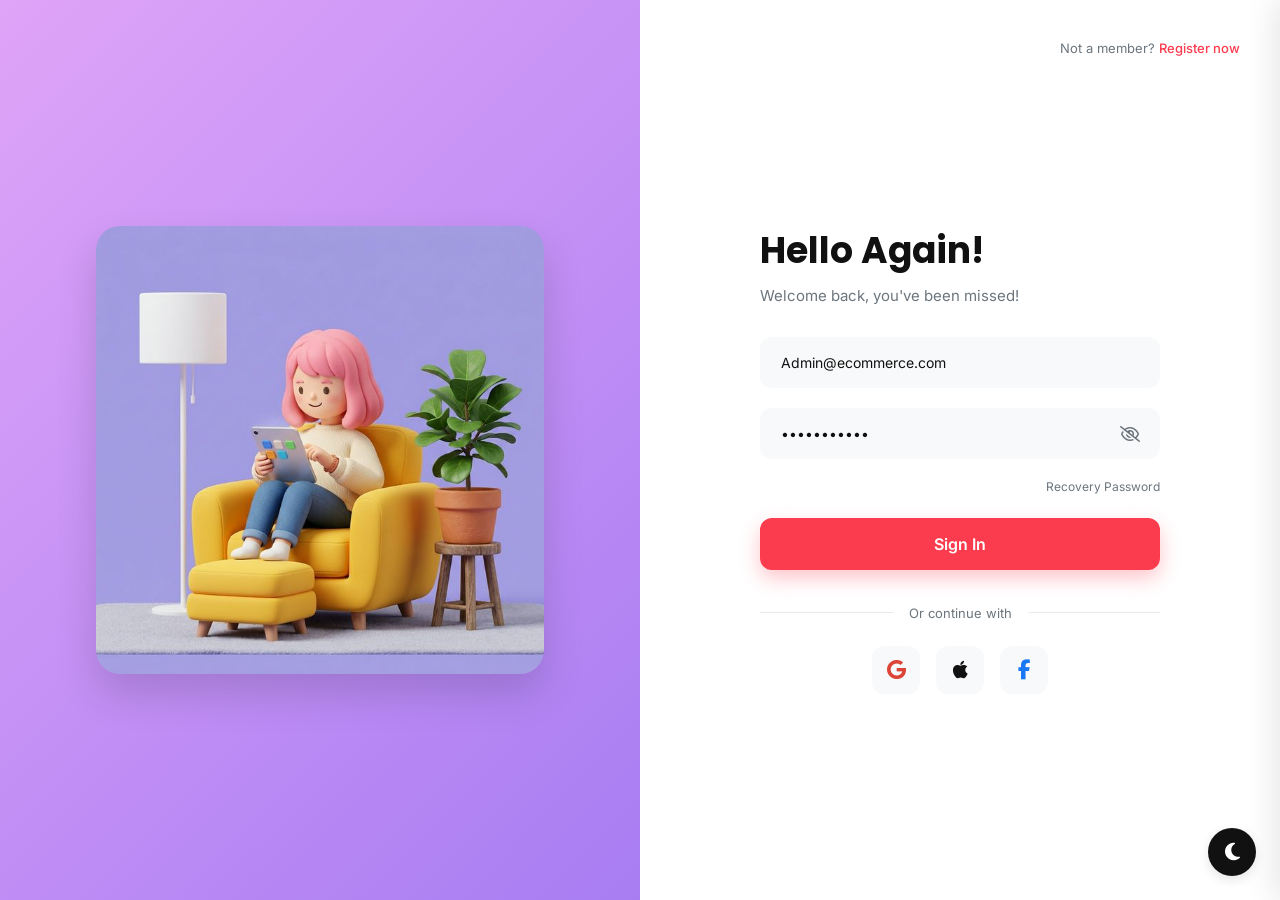
<file: login.html>
<!DOCTYPE html>
<html lang="en">

<head>
    <meta charset="UTF-8" />
    <meta name="viewport" content="width=device-width, initial-scale=1.0" />
    <title>Login - ShopSmart</title>
    <link rel="stylesheet" href="style.css" />
    <link rel="stylesheet" href="https://cdnjs.cloudflare.com/ajax/libs/font-awesome/6.4.0/css/all.min.css" />
</head>

<body>
    <div class="login-split">
        <!-- Left Illustration Side -->
        <div class="login-left">
            <img src="assets/login_bg.png" alt="3D Illustration" />
        </div>

        <!-- Right Form Side -->
        <div class="login-right">
            <div class="login-header">
                <span>Not a member? </span>
                <a href="#">Register now</a>
            </div>

            <div class="login-form-wrapper">
                <h1 class="poppins">Hello Again!</h1>
                <p>Welcome back, you've been missed!</p>

                <form action="index.html">
                    <div class="input-group">
                        <input type="email" placeholder="Admin@ecommerce.com" value="Admin@ecommerce.com" required />
                    </div>
                    <div class="input-group" style="position: relative;">
                        <input type="password" placeholder="Password" value="password123" required />
                        <i class="fa-regular fa-eye-slash"
                            style="position: absolute; right: 20px; top: 18px; color: var(--text-muted); cursor: pointer;"></i>
                    </div>

                    <a href="#" class="recovery-link">Recovery Password</a>

                    <button type="submit" class="login-btn">Sign In</button>

                    <div class="divider">
                        <span>Or continue with</span>
                    </div>

                    <div class="social-login">
                        <button type="button" class="social-btn"><i class="fa-brands fa-google"
                                style="color:#DB4437;"></i></button>
                        <button type="button" class="social-btn"><i class="fa-brands fa-apple"></i></button>
                        <button type="button" class="social-btn"><i class="fa-brands fa-facebook-f"
                                style="color:#1877F2;"></i></button>
                    </div>
                </form>
            </div>

            <!-- Theme Toggle -->
            <button class="theme-toggle-fixed" id="themeToggleBtn">
                <i class="fa-solid fa-moon"></i>
            </button>
        </div>
    </div>

    <script src="script.js"></script>
</body>

</html>
</file>
<file: style.css>
@import url('https://fonts.googleapis.com/css2?family=Poppins:wght@400;500;600;700&display=swap');
@import url('https://fonts.googleapis.com/css2?family=Inter:wght@400;500;600;700&display=swap');

:root {
    --primary-color: #fb3b4e;
    --bg-color: #ffffff;
    --bg-secondary: #f8f9fa;
    --text-main: #111111;
    --text-muted: #6c757d;
    --border-color: #eaeaea;
    --card-radius: 16px;
    --btn-radius: 8px;
    --transition: all 0.3s ease;
}

[data-theme="dark"] {
    --bg-color: #121212;
    --bg-secondary: #1e1e1e;
    --text-main: #ffffff;
    --text-muted: #a0a0a0;
    --border-color: #333333;
}

* {
    margin: 0;
    padding: 0;
    box-sizing: border-box;
}

html {
    overflow-x: hidden;
}

body {
    font-family: 'Inter', sans-serif;
    background-color: var(--bg-color);
    color: var(--text-main);
    transition: var(--transition);
    -webkit-font-smoothing: antialiased;
    overflow-x: hidden;
}

h1,
h2,
h3,
h4,
.poppins {
    font-family: 'Poppins', sans-serif;
    color: var(--text-main);
}

a {
    text-decoration: none;
    color: inherit;
    transition: var(--transition);
}

button {
    cursor: pointer;
    border: none;
    outline: none;
    background: none;
    font-family: inherit;
    transition: var(--transition);
}

img {
    max-width: 100%;
    border-radius: var(--card-radius);
    display: block;
}

/* Utilities */
.container {
    max-width: 1200px;
    margin: 0 auto;
    padding: 0 24px;
}

.text-center {
    text-align: center;
}

.d-flex {
    display: flex;
}

.align-center {
    align-items: center;
}

.justify-between {
    justify-content: space-between;
}

.gap-1 {
    gap: 8px;
}

.gap-2 {
    gap: 16px;
}

.gap-3 {
    gap: 24px;
}

.gap-4 {
    gap: 32px;
}

.btn {
    display: inline-flex;
    align-items: center;
    justify-content: center;
    padding: 12px 24px;
    border-radius: var(--btn-radius);
    font-weight: 500;
    font-size: 14px;
}

.btn-primary {
    background-color: var(--primary-color);
    color: #fff;
    border-radius: 12px;
}

.btn-primary:hover {
    filter: brightness(0.9);
}

.btn-dark {
    background-color: var(--text-main);
    color: var(--bg-color);
    border-radius: 30px;
    padding: 10px 24px;
}

.btn-dark:hover {
    opacity: 0.8;
}

.btn-outline {
    border: 1px solid var(--border-color);
    background: transparent;
    color: var(--text-main);
    border-radius: 30px;
    padding: 10px 24px;
}

.btn-outline:hover {
    background: var(--bg-secondary);
}

/* Navbar */
.navbar {
    display: flex;
    align-items: center;
    justify-content: space-between;
    padding: 20px 0;
    border-bottom: 1px solid var(--border-color);
}

.nav-logo {
    font-size: 24px;
    font-weight: 700;
    font-family: 'Poppins', sans-serif;
}

.nav-links {
    display: flex;
    gap: 24px;
    list-style: none;
}

.nav-links a {
    font-size: 14px;
    font-weight: 500;
    color: var(--text-muted);
}

.nav-links a.active,
.nav-links a:hover {
    color: var(--text-main);
}

.nav-actions {
    display: flex;
    align-items: center;
    gap: 16px;
}

.search-bar {
    display: flex;
    align-items: center;
    background-color: var(--bg-secondary);
    border-radius: 30px;
    padding: 8px 16px;
    width: 250px;
}

.search-bar input {
    border: none;
    background: transparent;
    outline: none;
    width: 100%;
    font-size: 13px;
    color: var(--text-main);
    margin-left: 8px;
}

/* Hero Section */
.hero {
    position: relative;
    border-radius: 20px;
    overflow: hidden;
    margin: 24px 0;
    height: 400px;
    display: flex;
    align-items: center;
    justify-content: center;
}

.hero img {
    position: absolute;
    top: 0;
    left: 0;
    width: 100%;
    height: 100%;
    object-fit: cover;
    z-index: 1;
    border-radius: 0;
}

.hero-overlay {
    position: absolute;
    top: 0;
    left: 0;
    width: 100%;
    height: 100%;
    background: rgba(0, 0, 0, 0.5);
    z-index: 2;
}

.hero-content {
    position: relative;
    z-index: 3;
    text-align: center;
    color: #fff;
    max-width: 500px;
}

.badge {
    background: rgba(255, 255, 255, 0.2);
    backdrop-filter: blur(5px);
    padding: 6px 16px;
    border-radius: 20px;
    font-size: 12px;
    font-weight: 600;
    text-transform: uppercase;
    letter-spacing: 1px;
    display: inline-block;
    margin-bottom: 16px;
}

.hero h1 {
    font-size: 42px;
    line-height: 1.2;
    margin-bottom: 12px;
    color: #fff;
}

.hero p {
    font-size: 16px;
    margin-bottom: 24px;
    opacity: 0.9;
}

/* Features */
.features-container {
    display: flex;
    justify-content: center;
    gap: 24px;
    margin: 24px auto 40px;
    position: relative;
    z-index: 10;
}

.feature-card {
    background: var(--bg-color);
    padding: 20px 24px;
    border-radius: 16px;
    display: flex;
    align-items: center;
    gap: 16px;
    box-shadow: 0 10px 30px rgba(0, 0, 0, 0.05);
    flex: 1;
    max-width: 320px;
}

.feature-icon {
    width: 48px;
    height: 48px;
    border-radius: 12px;
    display: flex;
    align-items: center;
    justify-content: center;
    font-size: 20px;
}

.feature-icon.blue {
    background: #e8f3fc;
    color: #4092f6;
}

.feature-icon.green {
    background: #eaf6ea;
    color: #42b24c;
}

.feature-icon.purple {
    background: #f0ebf8;
    color: #825ce5;
}

.feature-text h4 {
    font-size: 15px;
    margin-bottom: 4px;
}

.feature-text p {
    font-size: 12px;
    color: var(--text-muted);
    line-height: 1.4;
}

/* Categories */
.section-header {
    text-align: center;
    margin-bottom: 32px;
    padding-top: 16px;
}

.section-header h2 {
    font-size: 28px;
    margin-bottom: 8px;
}

.section-header p {
    color: var(--text-muted);
    font-size: 14px;
}

.categories {
    display: flex;
    justify-content: center;
    gap: 24px;
    margin-bottom: 60px;
}

.category-card {
    background: var(--bg-color);
    border: 1px solid var(--border-color);
    padding: 24px;
    border-radius: 16px;
    text-align: center;
    width: 140px;
    transition: var(--transition);
    cursor: pointer;
}

.category-card:hover {
    border-color: var(--text-main);
}

.category-icon {
    width: 48px;
    height: 48px;
    border-radius: 50%;
    margin: 0 auto 12px;
    display: flex;
    align-items: center;
    justify-content: center;
}

.category-icon.c1 {
    background: #eef5ff;
    color: #588ff2;
}

.category-icon.c2 {
    background: #fdf2f4;
    color: #f06a8e;
}

.category-icon.c3 {
    background: #eefaf3;
    color: #5ec08b;
}

.category-icon.c4 {
    background: #fffcf0;
    color: #f4c424;
}

.category-card h4 {
    font-size: 14px;
    font-weight: 500;
}

/* Products Grid */
.products-grid {
    display: grid;
    grid-template-columns: repeat(4, 1fr);
    gap: 24px;
    margin-bottom: 40px;
}

.product-card {
    background: var(--bg-color);
    border-radius: 16px;
    padding: 16px;
    position: relative;
    transition: var(--transition);
}

.product-card:hover {
    transform: translateY(-4px);
    box-shadow: 0 10px 20px rgba(0, 0, 0, 0.05);
}

.product-img-wrap {
    background: var(--bg-secondary);
    border-radius: 12px;
    padding: 20px;
    height: 220px;
    display: flex;
    align-items: center;
    justify-content: center;
    margin-bottom: 16px;
}

.product-img-wrap img {
    max-height: 100%;
    object-fit: contain;
    mix-blend-mode: multiply;
    /* Removes white bg from stock imgs */
}

[data-theme="dark"] .product-img-wrap img {
    mix-blend-mode: normal;
}

.product-title {
    font-size: 14px;
    font-weight: 600;
    margin-bottom: 8px;
    line-height: 1.4;
    height: 40px;
    overflow: hidden;
}

.product-price {
    font-weight: 700;
    font-size: 16px;
}

.product-price span {
    font-size: 12px;
    font-weight: 400;
    color: var(--text-muted);
}

.add-to-cart-btn {
    position: absolute;
    bottom: 16px;
    right: 16px;
    width: 32px;
    height: 32px;
    background: var(--text-main);
    color: var(--bg-color);
    border-radius: 50%;
    display: flex;
    align-items: center;
    justify-content: center;
}

/* Footer */
.newsletter-banner {
    background: #000;
    color: #fff;
    border-radius: 20px;
    padding: 40px;
    text-align: center;
    margin-bottom: 40px;
}

.newsletter-banner h2 {
    color: #fff;
    margin-bottom: 8px;
}

.newsletter-banner p {
    color: #aaa;
    margin-bottom: 24px;
    font-size: 14px;
}

.newsletter-form {
    display: flex;
    justify-content: center;
    gap: 12px;
    max-width: 400px;
    margin: 0 auto;
}

.newsletter-form input {
    flex: 1;
    padding: 12px 16px;
    border-radius: 8px;
    border: none;
    outline: none;
}

.newsletter-form button {
    background: #fff;
    color: #000;
    font-weight: 600;
    border-radius: 8px;
    padding: 0 24px;
}

.footer-links {
    display: grid;
    grid-template-columns: 2fr 1fr 1fr 1fr 2fr;
    gap: 40px;
    padding: 40px 0;
    border-top: 1px solid var(--border-color);
}

.footer-col h4 {
    font-size: 16px;
    margin-bottom: 16px;
}

.footer-col p {
    font-size: 13px;
    color: var(--text-muted);
    line-height: 1.6;
    margin-bottom: 16px;
}

.footer-col ul {
    list-style: none;
}

.footer-col ul li {
    margin-bottom: 12px;
}

.footer-col ul a {
    font-size: 13px;
    color: var(--text-muted);
}

.footer-col ul a:hover {
    color: var(--text-main);
}

.social-icons {
    display: flex;
    gap: 12px;
}

.social-icons a {
    color: var(--text-main);
    font-size: 20px;
}

/* Login Page Styles */
.login-split {
    display: flex;
    height: 100vh;
    width: 100%;
}

.login-left {
    flex: 1;
    background: linear-gradient(135deg, #dfa4f8, #a87df2);
    display: flex;
    align-items: center;
    justify-content: center;
    padding: 40px;
    position: relative;
}

.login-left img {
    width: 80%;
    max-width: 600px;
    object-fit: cover;
    border-radius: 24px;
    box-shadow: 0 20px 40px rgba(0, 0, 0, 0.15);
}

.login-right {
    flex: 1;
    background: var(--bg-color);
    display: flex;
    flex-direction: column;
    padding: 40px;
    position: relative;
}

.login-header {
    text-align: right;
    font-size: 13px;
}

.login-header span {
    color: var(--text-muted);
}

.login-header a {
    color: var(--primary-color);
    font-weight: 500;
}

.login-form-wrapper {
    margin: auto;
    max-width: 400px;
    width: 100%;
}

.login-form-wrapper h1 {
    font-size: 36px;
    margin-bottom: 8px;
}

.login-form-wrapper p {
    color: var(--text-muted);
    margin-bottom: 32px;
    font-size: 15px;
}

.input-group {
    margin-bottom: 20px;
    position: relative;
}

.input-group input {
    width: 100%;
    padding: 16px 20px;
    border-radius: 12px;
    border: 1px solid transparent;
    background: var(--bg-secondary);
    font-size: 14px;
    color: var(--text-main);
    outline: none;
    font-family: inherit;
    transition: var(--transition);
}

.input-group input:focus {
    border-color: var(--primary-color);
}

.recovery-link {
    display: block;
    text-align: right;
    font-size: 12px;
    color: var(--text-muted);
    margin-bottom: 24px;
}

.login-btn {
    width: 100%;
    padding: 16px;
    font-size: 16px;
    font-weight: 600;
    border-radius: 12px;
    background: var(--primary-color);
    color: #fff;
    box-shadow: 0 8px 20px rgba(251, 59, 78, 0.3);
    margin-bottom: 32px;
}

.login-btn:hover {
    box-shadow: 0 4px 10px rgba(251, 59, 78, 0.2);
    transform: translateY(-2px);
}

.divider {
    text-align: center;
    position: relative;
    margin-bottom: 24px;
}

.divider::before {
    content: "";
    position: absolute;
    left: 0;
    top: 50%;
    width: 100%;
    height: 1px;
    background: var(--border-color);
    z-index: 1;
}

.divider span {
    background: var(--bg-color);
    padding: 0 16px;
    position: relative;
    z-index: 2;
    font-size: 13px;
    color: var(--text-muted);
}

.social-login {
    display: flex;
    justify-content: center;
    gap: 16px;
}

.social-btn {
    width: 48px;
    height: 48px;
    border-radius: 12px;
    background: var(--bg-secondary);
    display: flex;
    align-items: center;
    justify-content: center;
    color: var(--text-main);
    font-size: 20px;
}

.social-btn:hover {
    background: var(--border-color);
}

.theme-toggle-fixed {
    position: fixed;
    bottom: 24px;
    right: 24px;
    width: 48px;
    height: 48px;
    border-radius: 50%;
    background: var(--text-main);
    color: var(--bg-color);
    display: flex;
    align-items: center;
    justify-content: center;
    font-size: 20px;
    z-index: 100;
    box-shadow: 0 4px 12px rgba(0, 0, 0, 0.1);
}

/* Product Details */
.product-page-nav {
    font-size: 13px;
    color: var(--text-muted);
    margin-bottom: 32px;
}

.product-page-nav span {
    color: var(--text-main);
}

.product-details-wrap {
    display: flex;
    gap: 40px;
    margin-bottom: 60px;
}

.product-gallery {
    flex: 1;
}

.main-img {
    background: var(--bg-secondary);
    border-radius: 20px;
    padding: 40px;
    height: 400px;
    display: flex;
    align-items: center;
    justify-content: center;
    margin-bottom: 16px;
}

.main-img img {
    max-height: 100%;
    object-fit: contain;
    mix-blend-mode: multiply;
}

[data-theme="dark"] .main-img img {
    mix-blend-mode: normal;
}

.thumbnails {
    display: flex;
    gap: 12px;
}

.thumb {
    width: 80px;
    height: 80px;
    background: var(--bg-secondary);
    border-radius: 12px;
    padding: 8px;
    cursor: pointer;
    border: 2px solid transparent;
}

.thumb.active {
    border-color: var(--text-main);
}

.thumb img {
    width: 100%;
    height: 100%;
    object-fit: contain;
    mix-blend-mode: multiply;
}

[data-theme="dark"] .thumb img {
    mix-blend-mode: normal;
}

.product-info {
    flex: 1;
    padding: 20px 0;
}

.tags {
    display: flex;
    gap: 16px;
    margin-bottom: 16px;
}

.tag {
    font-size: 12px;
    font-weight: 500;
    display: flex;
    align-items: center;
    gap: 6px;
}

.product-info h1 {
    font-size: 32px;
    margin-bottom: 16px;
    line-height: 1.2;
}

.product-info .price {
    font-size: 24px;
    font-weight: 700;
    margin-bottom: 24px;
}

.product-info .price span {
    font-size: 14px;
    font-weight: 400;
    color: var(--text-muted);
}

.product-info p.desc {
    font-size: 14px;
    color: var(--text-muted);
    line-height: 1.6;
    margin-bottom: 32px;
}

.product-actions {
    display: flex;
    gap: 16px;
    margin-bottom: 32px;
}

.add-btn {
    flex: 1;
    background: var(--text-main);
    color: var(--bg-color);
    font-size: 16px;
    font-weight: 600;
    border-radius: 12px;
    padding: 16px;
    display: flex;
    align-items: center;
    justify-content: center;
    gap: 8px;
}

.fav-btn {
    width: 56px;
    height: 56px;
    border: 1px solid var(--border-color);
    border-radius: 12px;
    display: flex;
    align-items: center;
    justify-content: center;
    font-size: 20px;
    color: var(--text-muted);
}

.fav-btn:hover {
    border-color: var(--text-main);
    color: var(--primary-color);
}

.features-list {
    display: flex;
    flex-direction: column;
    gap: 16px;
}

.f-item {
    display: flex;
    align-items: center;
    gap: 12px;
    font-size: 13px;
    color: var(--text-main);
}

.f-item i {
    font-size: 18px;
    color: var(--text-muted);
}

/* Cart Sidebar */
.cart-sidebar {
    position: fixed;
    top: 0;
    right: 0;
    transform: translateX(100%);
    width: 400px;
    max-width: 100vw;
    height: 100vh;
    background: var(--bg-color);
    box-shadow: -5px 0 30px rgba(0, 0, 0, 0.1);
    z-index: 10000;
    transition: transform 0.3s cubic-bezier(0.4, 0, 0.2, 1);
    display: flex;
    flex-direction: column;
}

.cart-sidebar.open {
    transform: translateX(0);
}

.cart-overlay {
    position: fixed;
    top: 0;
    left: 0;
    width: 100vw;
    height: 100vh;
    background: rgba(0, 0, 0, 0.5);
    z-index: 9999;
    opacity: 0;
    pointer-events: none;
    transition: var(--transition);
}

.cart-overlay.open {
    opacity: 1;
    pointer-events: auto;
}

.cart-header {
    display: flex;
    justify-content: space-between;
    align-items: center;
    padding: 24px;
    border-bottom: 1px solid var(--border-color);
}

.cart-header h2 {
    font-size: 20px;
}

.close-cart {
    font-size: 24px;
    cursor: pointer;
    color: var(--text-muted);
}

.close-cart:hover {
    color: var(--text-main);
}

.cart-items {
    flex: 1;
    overflow-y: auto;
    display: flex;
    flex-direction: column;
    gap: 16px;
    padding: 24px;
}

.cart-item {
    display: flex;
    gap: 16px;
    align-items: center;
    border-bottom: 1px solid var(--border-color);
    padding-bottom: 16px;
}

.cart-img {
    width: 80px;
    height: 80px;
    border-radius: 8px;
    object-fit: contain;
    background: var(--bg-secondary);
}

.cart-item-info {
    flex: 1;
}

.cart-item-title {
    font-size: 14px;
    font-weight: 600;
    margin-bottom: 4px;
    display: -webkit-box;
    -webkit-line-clamp: 2;
    -webkit-box-orient: vertical;
    overflow: hidden;
}

.cart-item-price {
    font-size: 14px;
    color: var(--text-muted);
    font-weight: 600;
}

.cart-item-actions {
    display: flex;
    align-items: center;
    justify-content: space-between;
    margin-top: 8px;
}

.qty-controls {
    display: flex;
    align-items: center;
    gap: 8px;
}

.qty-btn {
    width: 28px;
    height: 28px;
    border-radius: 4px;
    background: var(--bg-secondary);
    border: none;
    display: flex;
    align-items: center;
    justify-content: center;
    font-size: 14px;
    cursor: pointer;
}

.qty-btn:hover {
    background: var(--border-color);
}

.remove-item {
    color: var(--primary-color);
    font-size: 12px;
    cursor: pointer;
    font-weight: 600;
    border: none;
    background: transparent;
}

.remove-item:hover {
    text-decoration: underline;
}

.cart-footer {
    padding: 24px;
    border-top: 1px solid var(--border-color);
    background: var(--bg-color);
}

.cart-total {
    display: flex;
    justify-content: space-between;
    font-size: 18px;
    font-weight: 700;
    margin-bottom: 16px;
}

.checkout-btn {
    width: 100%;
    padding: 16px;
    background: var(--text-main);
    color: var(--bg-color);
    font-weight: 600;
    border-radius: 12px;
    text-align: center;
    border: none;
    cursor: pointer;
}

.checkout-btn:hover {
    opacity: 0.9;
}

/* Toast */
.toast-container {
    position: fixed;
    bottom: 24px;
    left: 24px;
    z-index: 11000;
    display: flex;
    flex-direction: column;
    gap: 12px;
}

.toast {
    background: var(--text-main);
    color: var(--bg-color);
    padding: 12px 24px;
    border-radius: 8px;
    font-size: 14px;
    font-weight: 500;
    box-shadow: 0 4px 12px rgba(0, 0, 0, 0.15);
    animation: slideUp 0.3s ease forwards;
    opacity: 0;
    transform: translateY(20px);
}

@keyframes slideUp {
    to {
        opacity: 1;
        transform: translateY(0);
    }
}

/* ==========================================
   Mobile & Responsive Styles
   ========================================== */

/* Mobile Menu & Utility Defaults */
.mobile-menu-btn {
    display: none;
    font-size: 20px;
    color: var(--text-main);
    background: var(--bg-secondary);
    border: none;
    border-radius: 8px;
    width: 40px;
    height: 40px;
    align-items: center;
    justify-content: center;
    cursor: pointer;
    transition: var(--transition);
}

.mobile-menu-btn:hover {
    background: var(--border-color);
}

.mobile-nav-buttons {
    display: none;
}

.nav-overlay {
    position: fixed;
    top: 0;
    left: 0;
    width: 100vw;
    height: 100vh;
    background: rgba(0, 0, 0, 0.5);
    backdrop-filter: blur(4px);
    z-index: 999;
    opacity: 0;
    pointer-events: none;
    transition: var(--transition);
}

.nav-overlay.active {
    opacity: 1;
    pointer-events: auto;
}

/* Tablet Breakpoint (<= 1024px) */
@media (max-width: 1024px) {
    .container {
        padding: 0 20px;
    }

    .products-grid {
        grid-template-columns: repeat(3, 1fr);
        gap: 20px;
    }

    .footer-links {
        grid-template-columns: repeat(3, 1fr);
        gap: 30px;
    }

    .footer-col[style*="grid-column: span 2"] {
        grid-column: span 3 !important;
    }

    .search-bar {
        width: 190px;
    }
}

/* Mobile Breakpoint (<= 768px) */
@media (max-width: 768px) {
    .desktop-only {
        display: none !important;
    }

    main.container {
        padding-bottom: 32px;
    }

    section {
        margin-bottom: 8px;
    }

    .mobile-menu-btn {
        display: flex;
    }

    .navbar {
        padding: 16px 0;
        position: relative;
    }

    .nav-logo {
        font-size: 20px;
    }

    .nav-actions {
        gap: 10px;
    }

    .search-bar {
        width: 140px;
        padding: 6px 12px;
    }

    .search-bar input {
        font-size: 12px;
    }

    /* Mobile Side Navigation Drawer */
    .nav-links {
        position: fixed;
        top: 0;
        right: 0;
        transform: translateX(100%);
        width: 280px;
        height: 100vh;
        background: var(--bg-color);
        flex-direction: column;
        padding: 70px 24px 32px;
        gap: 0;
        box-shadow: -8px 0 30px rgba(0, 0, 0, 0.15);
        z-index: 1000;
        transition: transform 0.3s cubic-bezier(0.4, 0, 0.2, 1);
        overflow-y: auto;
        overflow-x: hidden;
    }

    .nav-links.active {
        transform: translateX(0);
    }

    .nav-links li a {
        font-size: 16px;
        font-weight: 600;
        display: block;
        padding: 10px 0;
        border-bottom: 1px solid var(--border-color);
    }

    .mobile-nav-buttons {
        display: flex;
        flex-direction: column;
        gap: 12px;
        margin-top: 20px;
        padding-top: 16px;
    }

    .mobile-nav-buttons .btn {
        width: 100%;
        text-align: center;
        justify-content: center;
        display: flex;
    }

    /* Hero Section Mobile */
    .hero {
        height: 320px;
        margin: 16px 0 24px;
        border-radius: 16px;
    }

    .hero-content {
        padding: 0 16px;
    }

    .hero h1 {
        font-size: 28px;
        margin-bottom: 8px;
    }

    .hero p {
        font-size: 14px;
        margin-bottom: 16px;
    }

    .badge {
        font-size: 10px;
        padding: 4px 12px;
        margin-bottom: 12px;
    }

    /* Features Mobile */
    .features-container {
        flex-direction: column;
        margin: 16px 0 32px;
        gap: 12px;
        align-items: stretch;
        z-index: auto;
    }

    .feature-card {
        max-width: 100%;
    }

    /* Categories Mobile Horizontal Scroll */
    .categories {
        display: flex;
        overflow-x: auto;
        justify-content: flex-start;
        gap: 12px;
        padding: 4px 0 16px;
        margin-bottom: 40px;
        -webkit-overflow-scrolling: touch;
        scroll-snap-type: x mandatory;
        scrollbar-width: none;
    }

    .categories::-webkit-scrollbar {
        display: none;
    }

    .category-card {
        min-width: 110px;
        width: 110px;
        padding: 16px 8px;
        scroll-snap-align: start;
        flex-shrink: 0;
    }

    .category-icon {
        width: 42px;
        height: 42px;
        font-size: 16px;
        margin-bottom: 8px;
    }

    .category-card h4 {
        font-size: 12px;
    }

    /* Products Grid Mobile (2 Columns) */
    .products-grid {
        grid-template-columns: repeat(2, 1fr);
        gap: 14px;
        margin-bottom: 30px;
    }

    .product-card {
        padding: 12px;
        border-radius: 14px;
    }

    .product-img-wrap {
        height: 150px;
        padding: 12px;
        margin-bottom: 10px;
        border-radius: 10px;
    }

    .product-title {
        font-size: 12px;
        height: 34px;
        margin-bottom: 4px;
    }

    .product-price {
        font-size: 14px;
    }

    .add-to-cart-btn {
        width: 30px;
        height: 30px;
        font-size: 12px;
        bottom: 12px;
        right: 12px;
    }

    /* Newsletter Banner Mobile */
    .newsletter-banner {
        padding: 28px 16px;
        border-radius: 16px;
        margin-bottom: 32px;
    }

    .newsletter-banner h2 {
        font-size: 22px;
    }

    .newsletter-form {
        flex-direction: column;
        max-width: 100%;
        gap: 10px;
    }

    .newsletter-form input {
        width: 100%;
        text-align: center;
    }

    .newsletter-form button {
        width: 100%;
        padding: 12px;
    }

    /* Footer Mobile */
    .footer-links {
        grid-template-columns: 1fr;
        gap: 24px;
        text-align: center;
        padding: 30px 0;
    }

    .footer-col[style*="grid-column: span 2"] {
        grid-column: span 1 !important;
    }

    .footer-col p {
        margin: 0 auto 16px;
    }

    .social-icons {
        justify-content: center;
    }

    /* Product Page Mobile */
    .product-details-wrap {
        flex-direction: column;
        gap: 24px;
        margin-bottom: 40px;
    }

    .main-img {
        height: 280px;
        padding: 20px;
        border-radius: 16px;
    }

    .thumbnails {
        justify-content: center;
        gap: 8px;
    }

    .thumb {
        width: 64px;
        height: 64px;
    }

    .product-info h1 {
        font-size: 22px;
        margin-bottom: 12px;
    }

    .product-info .price {
        font-size: 20px;
        margin-bottom: 16px;
    }

    .product-actions {
        gap: 12px;
    }

    .add-btn {
        font-size: 14px;
        padding: 14px;
    }

    .fav-btn {
        width: 48px;
        height: 48px;
    }

    /* Login Page Mobile */
    .login-split {
        flex-direction: column;
        height: auto;
        min-height: 100vh;
    }

    .login-left {
        flex: none;
        height: 180px;
        padding: 20px;
    }

    .login-left img {
        max-height: 130px;
        width: auto;
        max-width: 80%;
    }

    .login-right {
        flex: 1;
        padding: 28px 20px;
    }

    .login-form-wrapper h1 {
        font-size: 26px;
    }

    /* Cart Sidebar Mobile - Full width slide from right */
    .cart-sidebar {
        width: 100vw;
        max-width: 100vw;
    }
}

/* Extra Small Screens (<= 480px) */
@media (max-width: 480px) {
    .container {
        padding: 0 14px;
    }

    .search-bar {
        width: 110px;
        padding: 5px 10px;
    }

    .search-bar input {
        font-size: 11px;
    }

    .hero {
        height: 260px;
    }

    .hero h1 {
        font-size: 22px;
    }

    .hero p {
        font-size: 13px;
    }

    .products-grid {
        grid-template-columns: repeat(2, 1fr);
        gap: 10px;
    }

    .product-card {
        padding: 10px;
    }

    .product-img-wrap {
        height: 130px;
        padding: 8px;
    }

    .product-title {
        font-size: 11px;
        height: 30px;
    }

    .product-price {
        font-size: 13px;
    }

    .toast-container {
        left: 14px;
        right: 14px;
        bottom: 14px;
    }

    .toast {
        text-align: center;
        width: 100%;
    }
}
</file>
